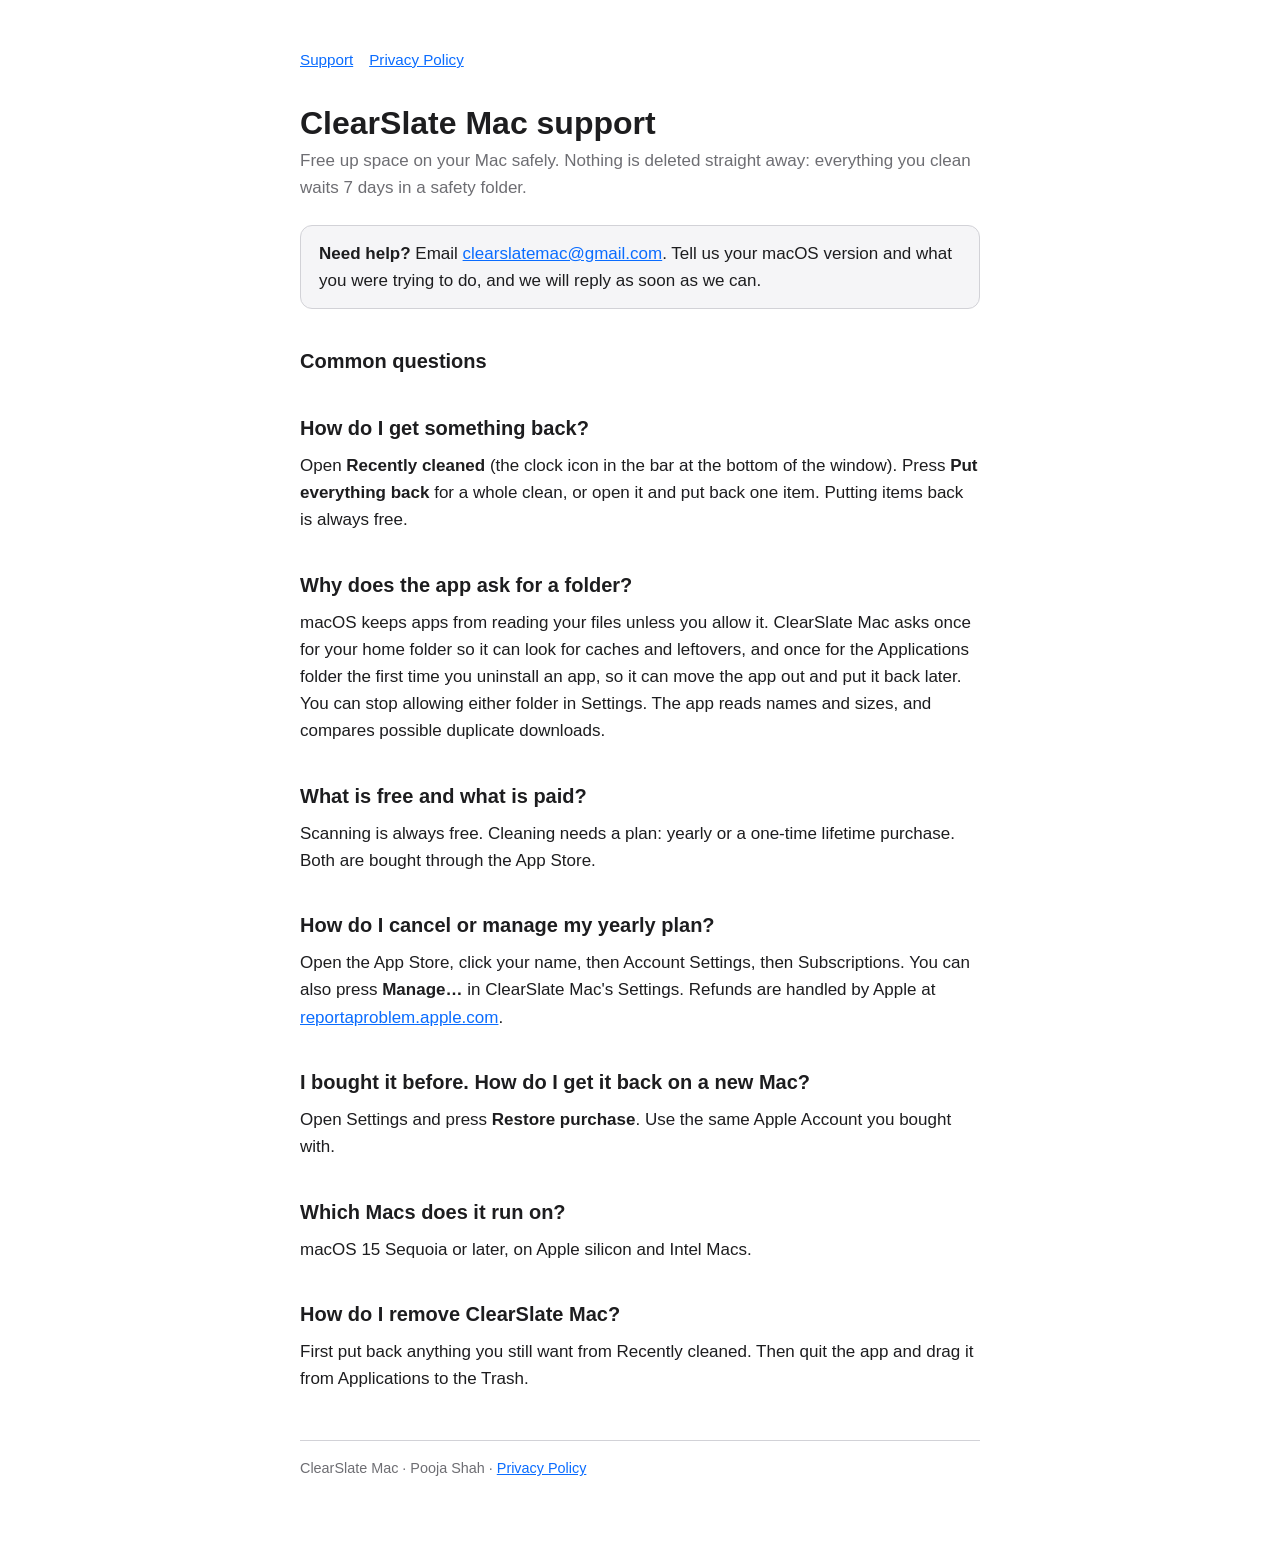
<file: index.html>
<!doctype html>
<html lang="en">
<head>
<meta charset="utf-8">
<meta name="viewport" content="width=device-width, initial-scale=1">
<title>Support · ClearSlate Mac</title>
<link rel="stylesheet" href="style.css">
</head>
<body>
<main>
<nav><a href="index.html">Support</a><a href="privacy.html">Privacy Policy</a></nav>
<h1>ClearSlate Mac support</h1>
<p class="lead">Free up space on your Mac safely. Nothing is deleted straight away: everything you clean waits 7 days in a safety folder.</p>

<div class="card"><strong>Need help?</strong> Email <a href="mailto:clearslatemac@gmail.com">clearslatemac@gmail.com</a>. Tell us your macOS version and what you were trying to do, and we will reply as soon as we can.</div>

<h2>Common questions</h2>

<h2>How do I get something back?</h2>
<p>Open <strong>Recently cleaned</strong> (the clock icon in the bar at the bottom of the window). Press <strong>Put everything back</strong> for a whole clean, or open it and put back one item. Putting items back is always free.</p>

<h2>Why does the app ask for a folder?</h2>
<p>macOS keeps apps from reading your files unless you allow it. ClearSlate Mac asks once for your home folder so it can look for caches and leftovers, and once for the Applications folder the first time you uninstall an app, so it can move the app out and put it back later. You can stop allowing either folder in Settings. The app reads names and sizes, and compares possible duplicate downloads.</p>

<h2>What is free and what is paid?</h2>
<p>Scanning is always free. Cleaning needs a plan: yearly or a one-time lifetime purchase. Both are bought through the App Store.</p>

<h2>How do I cancel or manage my yearly plan?</h2>
<p>Open the App Store, click your name, then Account Settings, then Subscriptions. You can also press <strong>Manage…</strong> in ClearSlate Mac's Settings. Refunds are handled by Apple at <a href="https://reportaproblem.apple.com">reportaproblem.apple.com</a>.</p>

<h2>I bought it before. How do I get it back on a new Mac?</h2>
<p>Open Settings and press <strong>Restore purchase</strong>. Use the same Apple Account you bought with.</p>

<h2>Which Macs does it run on?</h2>
<p>macOS 15 Sequoia or later, on Apple silicon and Intel Macs.</p>

<h2>How do I remove ClearSlate Mac?</h2>
<p>First put back anything you still want from Recently cleaned. Then quit the app and drag it from Applications to the Trash.</p>

<footer>ClearSlate Mac · Pooja Shah · <a href="privacy.html">Privacy Policy</a></footer>
</main>
</body>
</html>
</file>
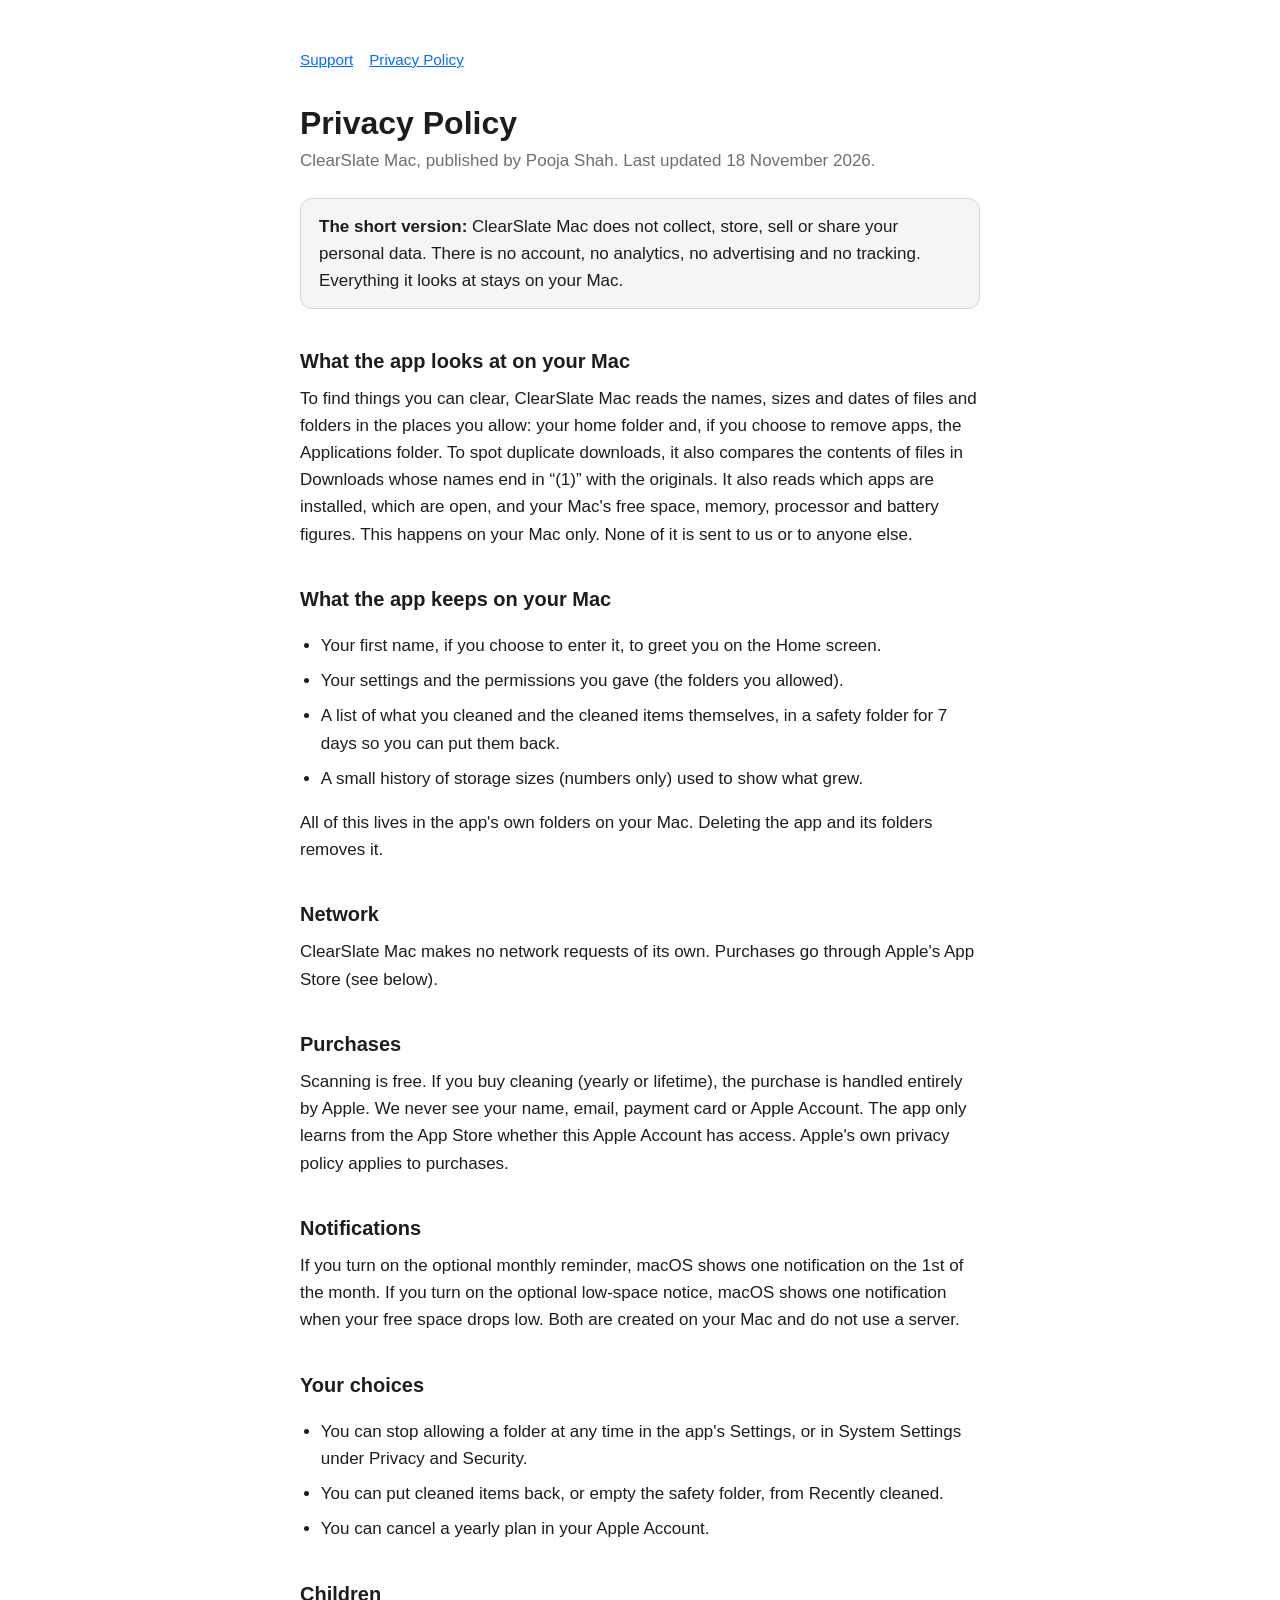
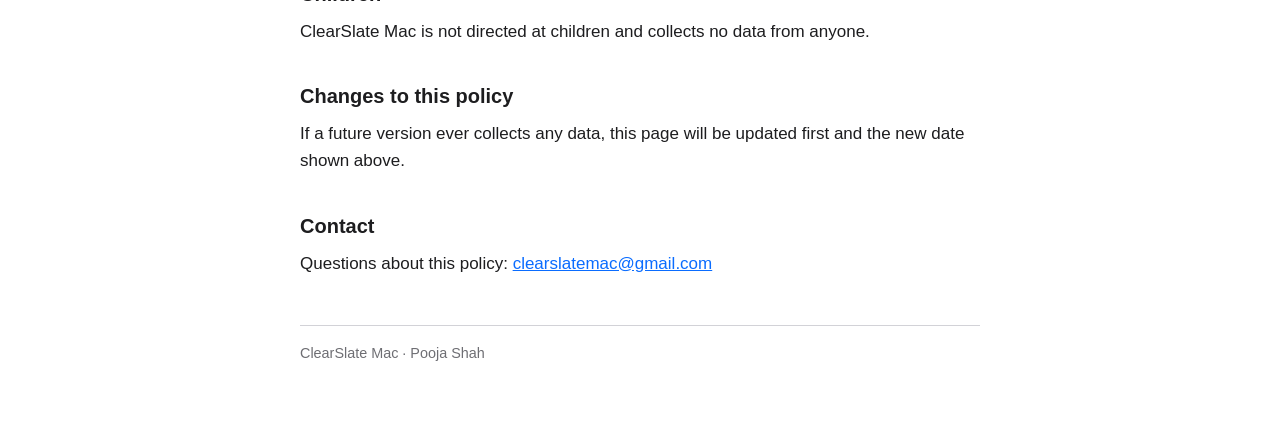
<file: privacy.html>
<!doctype html>
<html lang="en">
<head>
<meta charset="utf-8">
<meta name="viewport" content="width=device-width, initial-scale=1">
<title>Privacy Policy · ClearSlate Mac</title>
<link rel="stylesheet" href="style.css">
</head>
<body>
<main>
<nav><a href="index.html">Support</a><a href="privacy.html">Privacy Policy</a></nav>
<h1>Privacy Policy</h1>
<p class="lead">ClearSlate Mac, published by Pooja Shah. Last updated 18 November 2026.</p>

<div class="card"><strong>The short version:</strong> ClearSlate Mac does not collect, store, sell or share your personal data. There is no account, no analytics, no advertising and no tracking. Everything it looks at stays on your Mac.</div>

<h2>What the app looks at on your Mac</h2>
<p>To find things you can clear, ClearSlate Mac reads the names, sizes and dates of files and folders in the places you allow: your home folder and, if you choose to remove apps, the Applications folder. To spot duplicate downloads, it also compares the contents of files in Downloads whose names end in “(1)” with the originals. It also reads which apps are installed, which are open, and your Mac's free space, memory, processor and battery figures. This happens on your Mac only. None of it is sent to us or to anyone else.</p>

<h2>What the app keeps on your Mac</h2>
<ul>
<li>Your first name, if you choose to enter it, to greet you on the Home screen.</li>
<li>Your settings and the permissions you gave (the folders you allowed).</li>
<li>A list of what you cleaned and the cleaned items themselves, in a safety folder for 7 days so you can put them back.</li>
<li>A small history of storage sizes (numbers only) used to show what grew.</li>
</ul>
<p>All of this lives in the app's own folders on your Mac. Deleting the app and its folders removes it.</p>

<h2>Network</h2>
<p>ClearSlate Mac makes no network requests of its own. Purchases go through Apple's App Store (see below).</p>

<h2>Purchases</h2>
<p>Scanning is free. If you buy cleaning (yearly or lifetime), the purchase is handled entirely by Apple. We never see your name, email, payment card or Apple Account. The app only learns from the App Store whether this Apple Account has access. Apple's own privacy policy applies to purchases.</p>

<h2>Notifications</h2>
<p>If you turn on the optional monthly reminder, macOS shows one notification on the 1st of the month. If you turn on the optional low-space notice, macOS shows one notification when your free space drops low. Both are created on your Mac and do not use a server.</p>

<h2>Your choices</h2>
<ul>
<li>You can stop allowing a folder at any time in the app's Settings, or in System Settings under Privacy and Security.</li>
<li>You can put cleaned items back, or empty the safety folder, from Recently cleaned.</li>
<li>You can cancel a yearly plan in your Apple Account.</li>
</ul>

<h2>Children</h2>
<p>ClearSlate Mac is not directed at children and collects no data from anyone.</p>

<h2>Changes to this policy</h2>
<p>If a future version ever collects any data, this page will be updated first and the new date shown above.</p>

<h2>Contact</h2>
<p>Questions about this policy: <a href="mailto:clearslatemac@gmail.com">clearslatemac@gmail.com</a></p>

<footer>ClearSlate Mac · Pooja Shah</footer>
</main>
</body>
</html>
</file>
<file: style.css>
:root { color-scheme: light dark; --bg: #ffffff; --text: #1d1d1f; --muted: #6e6e73; --line: #d2d2d7; --accent: #0a6cff; --card: #f5f5f7; }
@media (prefers-color-scheme: dark) { :root { --bg: #111113; --text: #f5f5f7; --muted: #a1a1a6; --line: #38383a; --accent: #4c9bff; --card: #1c1c1e; } }
* { box-sizing: border-box; }
body { margin: 0; background: var(--bg); color: var(--text); font: 17px/1.6 -apple-system, BlinkMacSystemFont, "Segoe UI", Roboto, Helvetica, Arial, sans-serif; }
main { max-width: 720px; margin: 0 auto; padding: 48px 20px 72px; }
h1 { font-size: 2rem; line-height: 1.2; margin: 0 0 4px; }
h2 { font-size: 1.25rem; margin: 2.2rem 0 0.4rem; }
p, li { margin: 0.5rem 0; }
ul { padding-left: 1.3rem; }
a { color: var(--accent); }
.lead { color: var(--muted); margin: 0 0 1.5rem; }
.card { background: var(--card); border: 1px solid var(--line); border-radius: 12px; padding: 14px 18px; margin: 1rem 0; }
nav { margin: 0 0 2rem; font-size: 0.95rem; }
nav a { margin-right: 1rem; }
footer { margin-top: 3rem; color: var(--muted); font-size: 0.9rem; border-top: 1px solid var(--line); padding-top: 1rem; }
</file>
